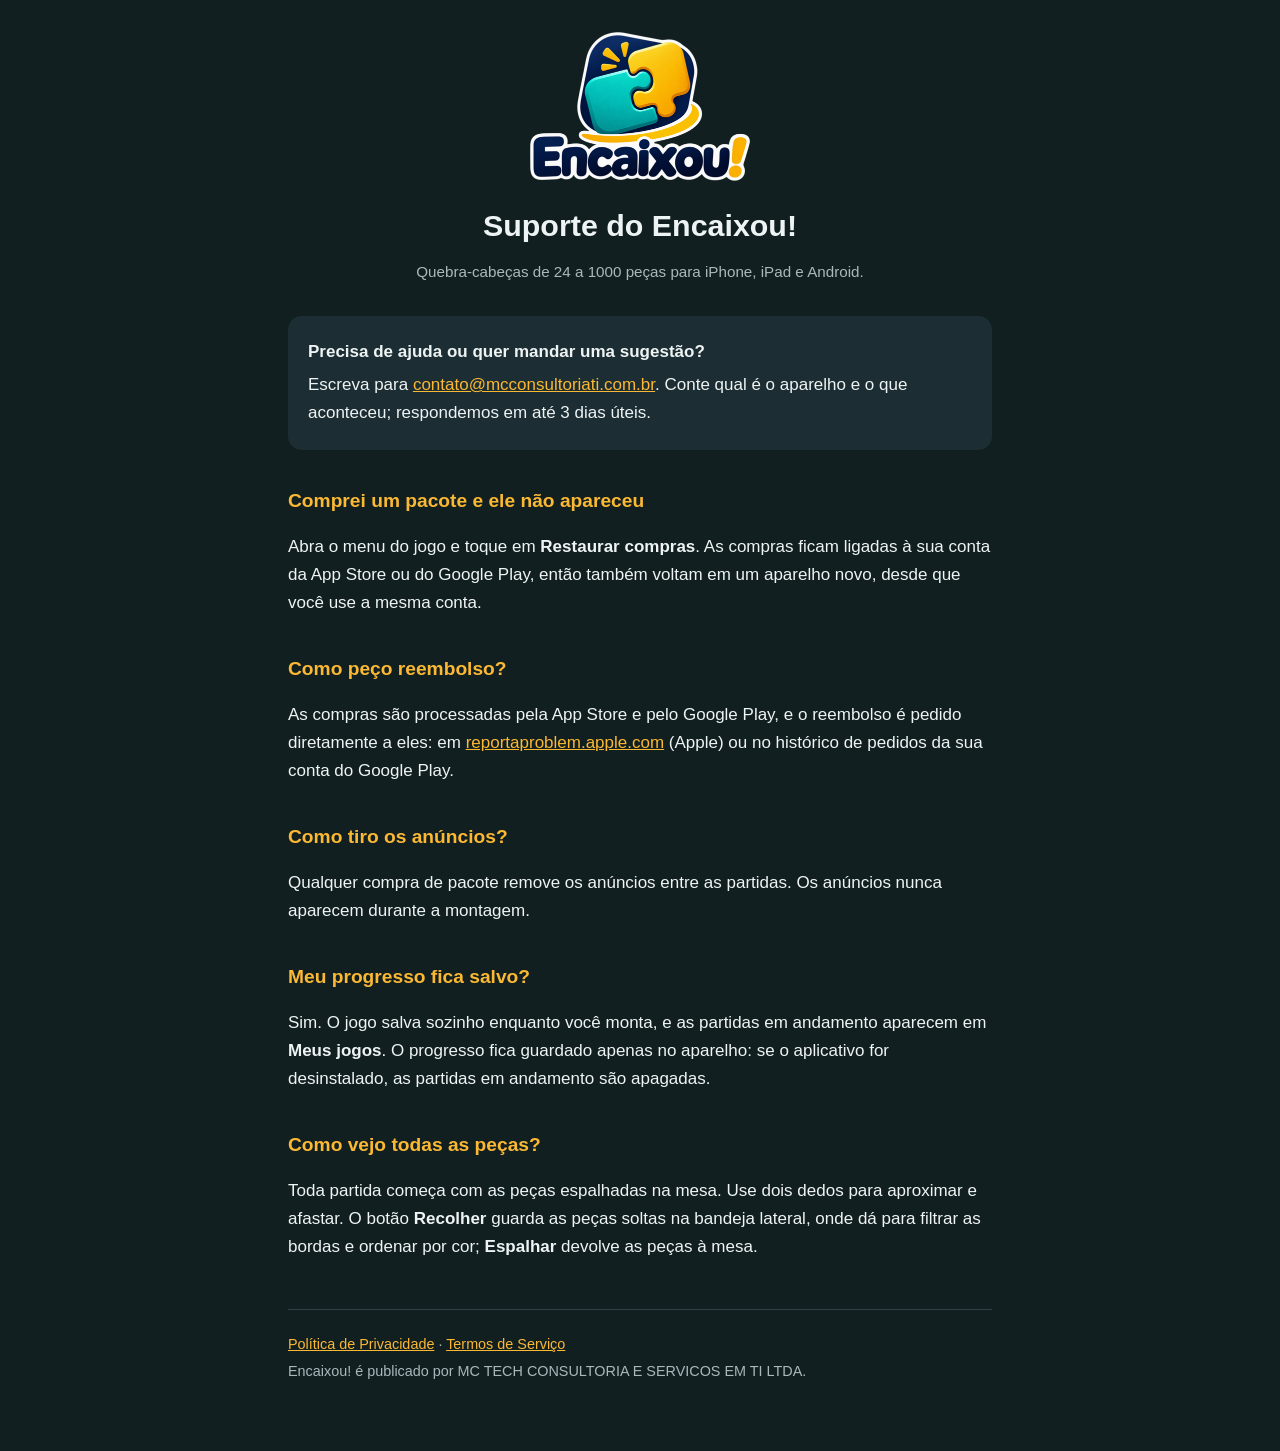
<file: index.html>
<!doctype html>
<html lang="pt-BR">
<head>
<meta charset="utf-8">
<meta name="viewport" content="width=device-width, initial-scale=1">
<title>Encaixou! — Suporte</title>
<meta name="description" content="Suporte e contato do jogo de quebra-cabeça Encaixou!, para iPhone, iPad e Android.">
<link rel="icon" href="icone.png">
<link rel="stylesheet" href="estilo.css">
</head>
<body>
<main>
<header>
<img src="logo.png" alt="Encaixou!">
<h1>Suporte do Encaixou!</h1>
<p class="suave">Quebra-cabeças de 24 a 1000 peças para iPhone, iPad e Android.</p>
</header>

<div class="cartao">
<p><strong>Precisa de ajuda ou quer mandar uma sugestão?</strong></p>
<p>Escreva para <a href="mailto:contato@mcconsultoriati.com.br">contato@mcconsultoriati.com.br</a>. Conte qual é o aparelho e o que aconteceu; respondemos em até 3 dias úteis.</p>
</div>

<h2>Comprei um pacote e ele não apareceu</h2>
<p>Abra o menu do jogo e toque em <strong>Restaurar compras</strong>. As compras ficam ligadas à sua conta da App Store ou do Google Play, então também voltam em um aparelho novo, desde que você use a mesma conta.</p>

<h2>Como peço reembolso?</h2>
<p>As compras são processadas pela App Store e pelo Google Play, e o reembolso é pedido diretamente a eles: em <a href="https://reportaproblem.apple.com">reportaproblem.apple.com</a> (Apple) ou no histórico de pedidos da sua conta do Google Play.</p>

<h2>Como tiro os anúncios?</h2>
<p>Qualquer compra de pacote remove os anúncios entre as partidas. Os anúncios nunca aparecem durante a montagem.</p>

<h2>Meu progresso fica salvo?</h2>
<p>Sim. O jogo salva sozinho enquanto você monta, e as partidas em andamento aparecem em <strong>Meus jogos</strong>. O progresso fica guardado apenas no aparelho: se o aplicativo for desinstalado, as partidas em andamento são apagadas.</p>

<h2>Como vejo todas as peças?</h2>
<p>Toda partida começa com as peças espalhadas na mesa. Use dois dedos para aproximar e afastar. O botão <strong>Recolher</strong> guarda as peças soltas na bandeja lateral, onde dá para filtrar as bordas e ordenar por cor; <strong>Espalhar</strong> devolve as peças à mesa.</p>

<footer>
<p><a href="privacidade/">Política de Privacidade</a> · <a href="termos/">Termos de Serviço</a></p>
<p>Encaixou! é publicado por MC TECH CONSULTORIA E SERVICOS EM TI LTDA.</p>
</footer>
</main>
</body>
</html>
</file>
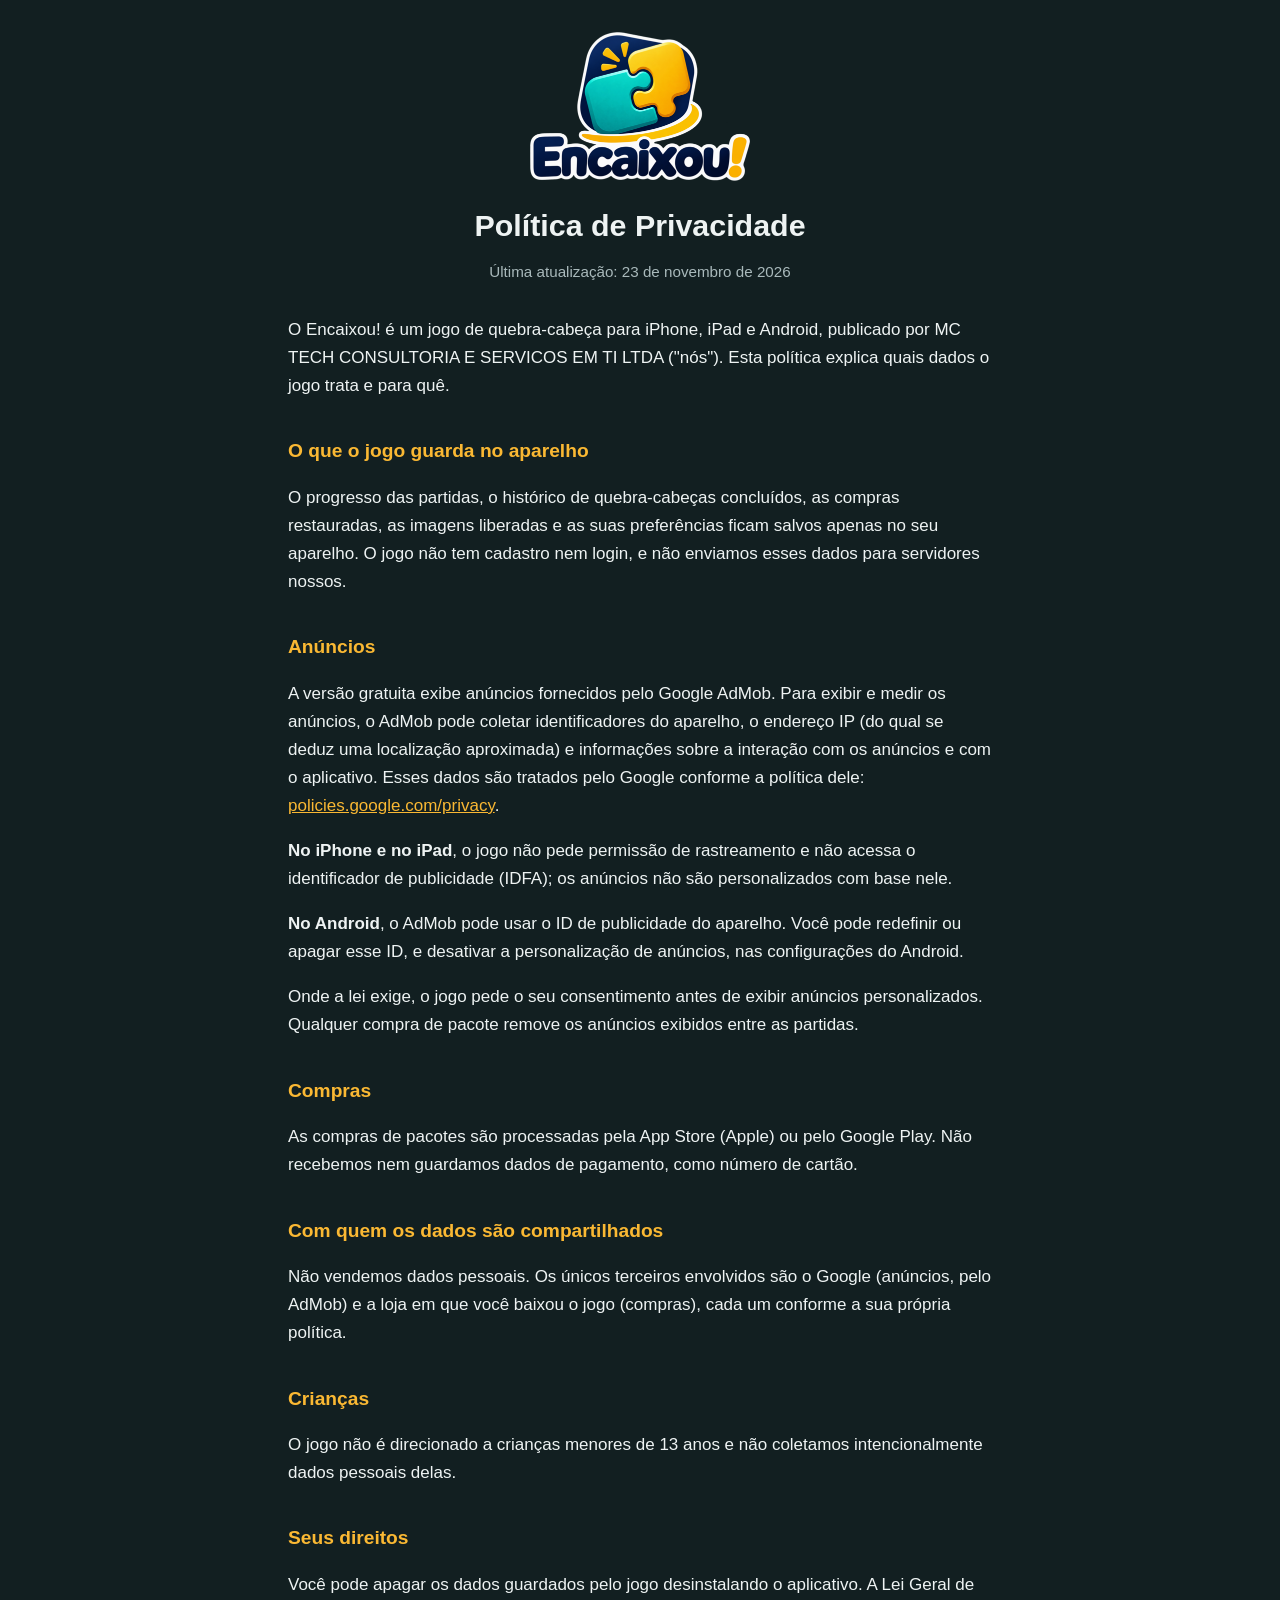
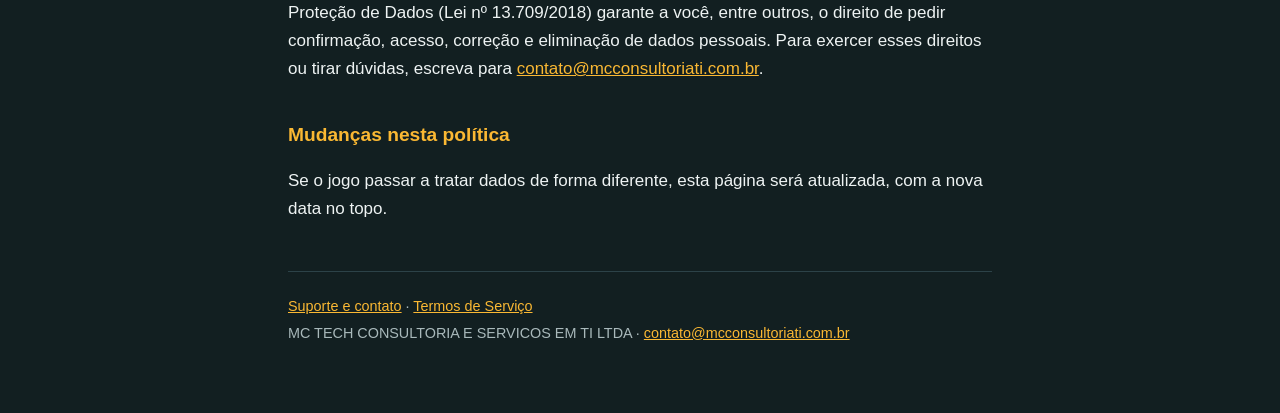
<file: privacidade/index.html>
<!doctype html>
<html lang="pt-BR">
<head>
<meta charset="utf-8">
<meta name="viewport" content="width=device-width, initial-scale=1">
<title>Encaixou! — Política de Privacidade</title>
<meta name="description" content="Política de Privacidade do jogo de quebra-cabeça Encaixou!.">
<link rel="icon" href="../icone.png">
<link rel="stylesheet" href="../estilo.css">
</head>
<body>
<main>
<header>
<img src="../logo.png" alt="Encaixou!">
<h1>Política de Privacidade</h1>
<p class="suave">Última atualização: 23 de novembro de 2026</p>
</header>

<p>O Encaixou! é um jogo de quebra-cabeça para iPhone, iPad e Android, publicado por MC TECH CONSULTORIA E SERVICOS EM TI LTDA ("nós"). Esta política explica quais dados o jogo trata e para quê.</p>

<h2>O que o jogo guarda no aparelho</h2>
<p>O progresso das partidas, o histórico de quebra-cabeças concluídos, as compras restauradas, as imagens liberadas e as suas preferências ficam salvos apenas no seu aparelho. O jogo não tem cadastro nem login, e não enviamos esses dados para servidores nossos.</p>

<h2>Anúncios</h2>
<p>A versão gratuita exibe anúncios fornecidos pelo Google AdMob. Para exibir e medir os anúncios, o AdMob pode coletar identificadores do aparelho, o endereço IP (do qual se deduz uma localização aproximada) e informações sobre a interação com os anúncios e com o aplicativo. Esses dados são tratados pelo Google conforme a política dele: <a href="https://policies.google.com/privacy">policies.google.com/privacy</a>.</p>
<p><strong>No iPhone e no iPad</strong>, o jogo não pede permissão de rastreamento e não acessa o identificador de publicidade (IDFA); os anúncios não são personalizados com base nele.</p>
<p><strong>No Android</strong>, o AdMob pode usar o ID de publicidade do aparelho. Você pode redefinir ou apagar esse ID, e desativar a personalização de anúncios, nas configurações do Android.</p>
<p>Onde a lei exige, o jogo pede o seu consentimento antes de exibir anúncios personalizados. Qualquer compra de pacote remove os anúncios exibidos entre as partidas.</p>

<h2>Compras</h2>
<p>As compras de pacotes são processadas pela App Store (Apple) ou pelo Google Play. Não recebemos nem guardamos dados de pagamento, como número de cartão.</p>

<h2>Com quem os dados são compartilhados</h2>
<p>Não vendemos dados pessoais. Os únicos terceiros envolvidos são o Google (anúncios, pelo AdMob) e a loja em que você baixou o jogo (compras), cada um conforme a sua própria política.</p>

<h2>Crianças</h2>
<p>O jogo não é direcionado a crianças menores de 13 anos e não coletamos intencionalmente dados pessoais delas.</p>

<h2>Seus direitos</h2>
<p>Você pode apagar os dados guardados pelo jogo desinstalando o aplicativo. A Lei Geral de Proteção de Dados (Lei nº 13.709/2018) garante a você, entre outros, o direito de pedir confirmação, acesso, correção e eliminação de dados pessoais. Para exercer esses direitos ou tirar dúvidas, escreva para <a href="mailto:contato@mcconsultoriati.com.br">contato@mcconsultoriati.com.br</a>.</p>

<h2>Mudanças nesta política</h2>
<p>Se o jogo passar a tratar dados de forma diferente, esta página será atualizada, com a nova data no topo.</p>

<footer>
<p><a href="../">Suporte e contato</a> · <a href="../termos/">Termos de Serviço</a></p>
<p>MC TECH CONSULTORIA E SERVICOS EM TI LTDA · <a href="mailto:contato@mcconsultoriati.com.br">contato@mcconsultoriati.com.br</a></p>
</footer>
</main>
</body>
</html>
</file>
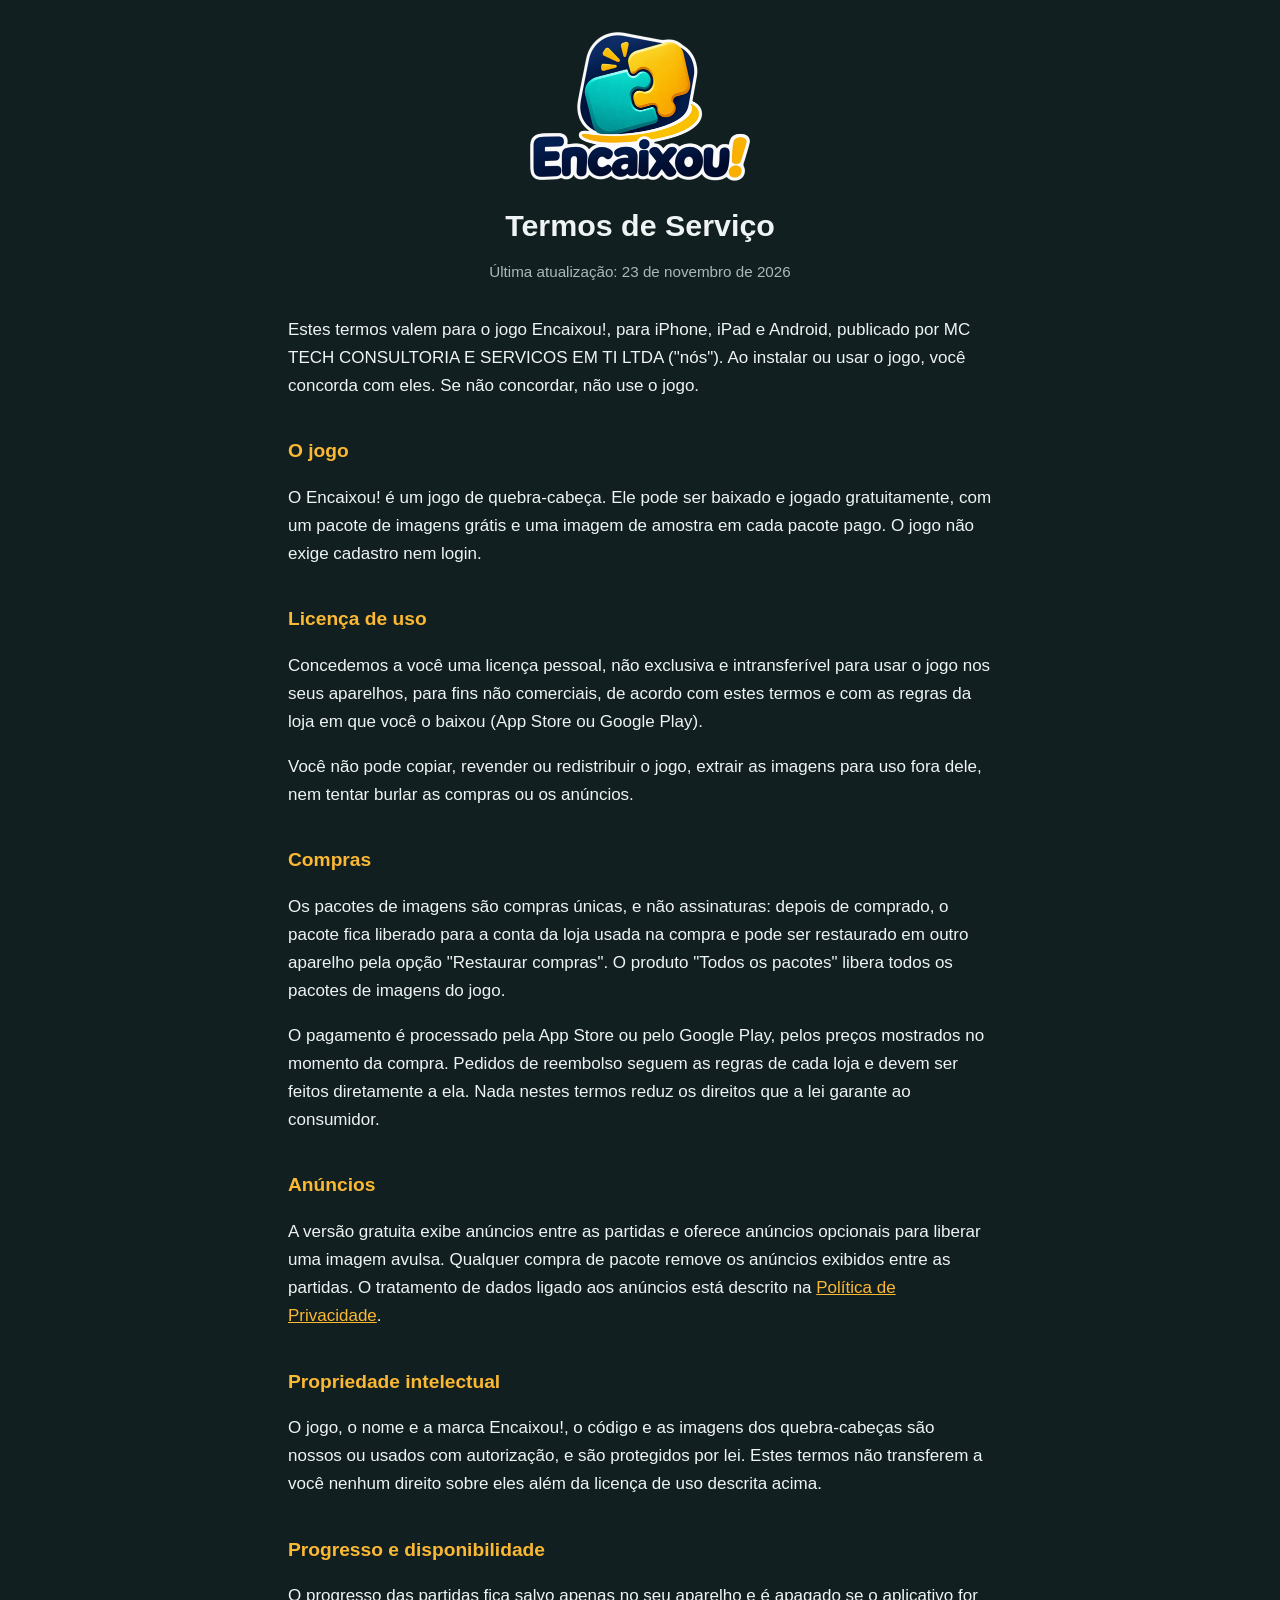
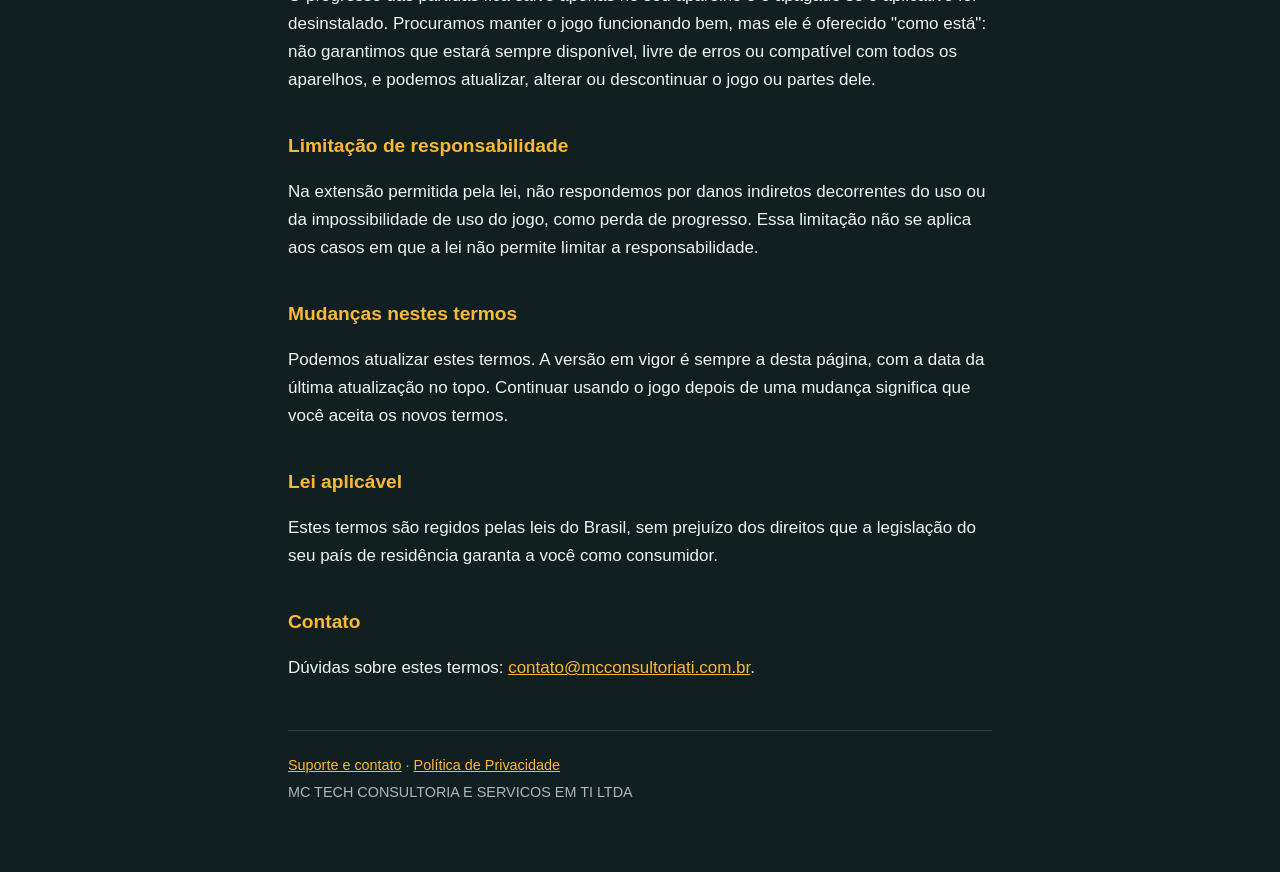
<file: termos/index.html>
<!doctype html>
<html lang="pt-BR">
<head>
<meta charset="utf-8">
<meta name="viewport" content="width=device-width, initial-scale=1">
<title>Encaixou! — Termos de Serviço</title>
<meta name="description" content="Termos de Serviço do jogo de quebra-cabeça Encaixou!.">
<link rel="icon" href="../icone.png">
<link rel="stylesheet" href="../estilo.css">
</head>
<body>
<main>
<header>
<img src="../logo.png" alt="Encaixou!">
<h1>Termos de Serviço</h1>
<p class="suave">Última atualização: 23 de novembro de 2026</p>
</header>

<p>Estes termos valem para o jogo Encaixou!, para iPhone, iPad e Android, publicado por MC TECH CONSULTORIA E SERVICOS EM TI LTDA ("nós"). Ao instalar ou usar o jogo, você concorda com eles. Se não concordar, não use o jogo.</p>

<h2>O jogo</h2>
<p>O Encaixou! é um jogo de quebra-cabeça. Ele pode ser baixado e jogado gratuitamente, com um pacote de imagens grátis e uma imagem de amostra em cada pacote pago. O jogo não exige cadastro nem login.</p>

<h2>Licença de uso</h2>
<p>Concedemos a você uma licença pessoal, não exclusiva e intransferível para usar o jogo nos seus aparelhos, para fins não comerciais, de acordo com estes termos e com as regras da loja em que você o baixou (App Store ou Google Play).</p>
<p>Você não pode copiar, revender ou redistribuir o jogo, extrair as imagens para uso fora dele, nem tentar burlar as compras ou os anúncios.</p>

<h2>Compras</h2>
<p>Os pacotes de imagens são compras únicas, e não assinaturas: depois de comprado, o pacote fica liberado para a conta da loja usada na compra e pode ser restaurado em outro aparelho pela opção "Restaurar compras". O produto "Todos os pacotes" libera todos os pacotes de imagens do jogo.</p>
<p>O pagamento é processado pela App Store ou pelo Google Play, pelos preços mostrados no momento da compra. Pedidos de reembolso seguem as regras de cada loja e devem ser feitos diretamente a ela. Nada nestes termos reduz os direitos que a lei garante ao consumidor.</p>

<h2>Anúncios</h2>
<p>A versão gratuita exibe anúncios entre as partidas e oferece anúncios opcionais para liberar uma imagem avulsa. Qualquer compra de pacote remove os anúncios exibidos entre as partidas. O tratamento de dados ligado aos anúncios está descrito na <a href="../privacidade/">Política de Privacidade</a>.</p>

<h2>Propriedade intelectual</h2>
<p>O jogo, o nome e a marca Encaixou!, o código e as imagens dos quebra-cabeças são nossos ou usados com autorização, e são protegidos por lei. Estes termos não transferem a você nenhum direito sobre eles além da licença de uso descrita acima.</p>

<h2>Progresso e disponibilidade</h2>
<p>O progresso das partidas fica salvo apenas no seu aparelho e é apagado se o aplicativo for desinstalado. Procuramos manter o jogo funcionando bem, mas ele é oferecido "como está": não garantimos que estará sempre disponível, livre de erros ou compatível com todos os aparelhos, e podemos atualizar, alterar ou descontinuar o jogo ou partes dele.</p>

<h2>Limitação de responsabilidade</h2>
<p>Na extensão permitida pela lei, não respondemos por danos indiretos decorrentes do uso ou da impossibilidade de uso do jogo, como perda de progresso. Essa limitação não se aplica aos casos em que a lei não permite limitar a responsabilidade.</p>

<h2>Mudanças nestes termos</h2>
<p>Podemos atualizar estes termos. A versão em vigor é sempre a desta página, com a data da última atualização no topo. Continuar usando o jogo depois de uma mudança significa que você aceita os novos termos.</p>

<h2>Lei aplicável</h2>
<p>Estes termos são regidos pelas leis do Brasil, sem prejuízo dos direitos que a legislação do seu país de residência garanta a você como consumidor.</p>

<h2>Contato</h2>
<p>Dúvidas sobre estes termos: <a href="mailto:contato@mcconsultoriati.com.br">contato@mcconsultoriati.com.br</a>.</p>

<footer>
<p><a href="../">Suporte e contato</a> · <a href="../privacidade/">Política de Privacidade</a></p>
<p>MC TECH CONSULTORIA E SERVICOS EM TI LTDA</p>
</footer>
</main>
</body>
</html>
</file>
<file: estilo.css>
:root { --fundo: #121f21; --painel: #1c2e33; --texto: #eef3f3; --suave: #a9b9bb; --destaque: #fab833; }
* { box-sizing: border-box; }
html { -webkit-text-size-adjust: 100%; }
body { margin: 0; background: var(--fundo); color: var(--texto); font: 17px/1.65 -apple-system, BlinkMacSystemFont, "Segoe UI", Roboto, Helvetica, Arial, sans-serif; }
main { max-width: 46rem; margin: 0 auto; padding: 2rem 1rem 4rem; }
header { text-align: center; margin-bottom: 2rem; }
header img { width: 220px; max-width: 60%; height: auto; }
h1 { font-size: 1.9rem; line-height: 1.25; margin: 1rem 0 .25rem; text-wrap: balance; }
h2 { font-size: 1.2rem; margin: 2.2rem 0 .4rem; color: var(--destaque); }
p, li { color: var(--texto); }
.suave { color: var(--suave); font-size: .95rem; }
a { color: var(--destaque); }
.cartao { background: var(--painel); border-radius: 14px; padding: 1.1rem 1.25rem; margin: 1.2rem 0; }
.cartao p { margin: .3rem 0; }
footer { margin-top: 3rem; padding-top: 1.2rem; border-top: 1px solid #2c4248; }
footer p { color: var(--suave); font-size: .9rem; margin: .2rem 0; }
</file>
